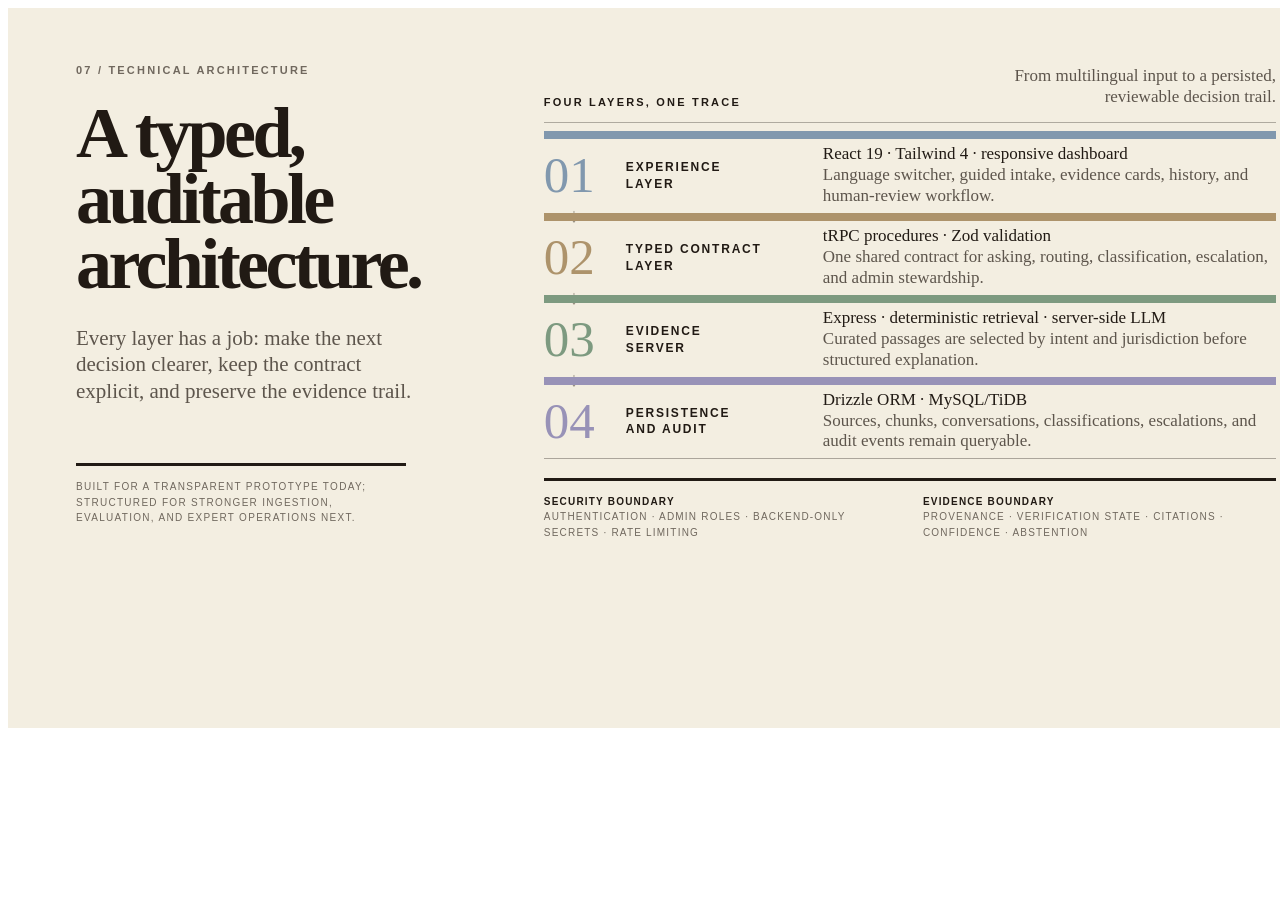
<file: IP-SAKTI-Sahayak-FIXED/presentation/architecture.html>
<!DOCTYPE html>
<html lang="en">
<head>
  <meta charset="UTF-8" />
  <meta name="viewport" content="width=device-width, initial-scale=1.0" />
  <title>A typed, auditable architecture</title>
  <style>
    *{box-sizing:border-box}
    :root{--cream:#f3eee1;--ink:#211a14;--muted:#70685e;--blue:#dce6f1;--sage:#dbe6d8;--lilac:#e3e0ef;--sand:#e8dcc7}
    .slide-container{width:1280px;min-height:720px;background:var(--cream);color:var(--ink)}
    .frame{min-height:720px;padding-top:52px;padding-left:68px;padding-right:68px;display:grid;grid-template-columns:36% 64%;column-gap:56px}
    .kicker,.label,.meta{font-family:Arial,Helvetica,sans-serif;text-transform:uppercase;letter-spacing:.2em;font-size:11px;font-weight:700}
    .kicker{color:var(--muted);padding-top:4px}
    h1{margin:25px 0 0;max-width:390px;font-family:"Bodoni 72","Didot","Bodoni MT",Georgia,serif;font-size:72px;line-height:.91;letter-spacing:-.05em;font-weight:700}
    .intro{margin:27px 0 0;max-width:350px;font-family:Georgia,serif;font-size:21px;line-height:1.28;color:#5d554c}
    .left-note{margin-top:58px;border-top:3px solid var(--ink);padding-top:13px;max-width:330px;font-family:Arial,Helvetica,sans-serif;text-transform:uppercase;letter-spacing:.13em;font-size:10px;line-height:1.55;color:var(--muted)}
    .right{padding-top:5px}
    .right-head{display:flex;justify-content:space-between;align-items:end;border-bottom:1px solid rgba(33,26,20,.32);padding-bottom:14px}
    .right-head p{margin:0;max-width:330px;font-family:Georgia,serif;font-size:17px;line-height:1.25;color:#5d554c;text-align:right}
    .stack{padding-top:8px}
    /* reduced each band min-height from 86px to 82px to avoid overflow while keeping fonts and structure intact */
    .band{min-height:82px;border-top:1px solid rgba(33,26,20,.34);display:grid;grid-template-columns:70px 185px 1fr;align-items:center;column-gap:12px;position:relative}
    .band:last-child{border-bottom:1px solid rgba(33,26,20,.34)}
    .band:after{content:"↓";position:absolute;left:25px;bottom:-12px;font-family:Georgia,serif;font-size:20px;color:#938b7d;background:var(--cream);line-height:1}
    .band:last-child:after{display:none}
    .band:nth-child(1){border-top:8px solid #8198ae}.band:nth-child(2){border-top:8px solid #ad936b}.band:nth-child(3){border-top:8px solid #7d9a80}.band:nth-child(4){border-top:8px solid #9892b7}
    .num{font-family:"Bodoni 72",Didot,Georgia,serif;font-size:51px;line-height:1;color:#8198ae}
    .band:nth-child(2) .num{color:#ad936b}.band:nth-child(3) .num{color:#7d9a80}.band:nth-child(4) .num{color:#9892b7}
    .layer{font-family:Arial,Helvetica,sans-serif;text-transform:uppercase;letter-spacing:.15em;font-size:12px;line-height:1.35;font-weight:700}
    .copy{font-family:Georgia,serif;font-size:17px;line-height:1.22;color:#5d554c}
    .copy strong{color:var(--ink);font-weight:400}
    .bottom{margin-top:19px;border-top:3px solid var(--ink);padding-top:13px;display:grid;grid-template-columns:1fr 1fr;column-gap:26px}
    .bottom p{margin:0;font-family:Arial,Helvetica,sans-serif;text-transform:uppercase;letter-spacing:.12em;font-size:10px;line-height:1.55;color:var(--muted)}
    .bottom strong{color:var(--ink)}
  </style>
</head>
<body>
  <div class="slide-container">
    <div class="frame">
      <section>
        <div class="kicker">07 / Technical architecture</div>
        <h1>A typed, auditable architecture.</h1>
        <p class="intro">Every layer has a job: make the next decision clearer, keep the contract explicit, and preserve the evidence trail.</p>
        <div class="left-note">Built for a transparent prototype today; structured for stronger ingestion, evaluation, and expert operations next.</div>
      </section>
      <section class="right">
        <div class="right-head"><div class="label">Four layers, one trace</div><p>From multilingual input to a persisted, reviewable decision trail.</p></div>
        <div class="stack">
          <div class="band"><div class="num">01</div><div class="layer">Experience<br/>layer</div><div class="copy"><strong>React 19 · Tailwind 4 · responsive dashboard</strong><br/>Language switcher, guided intake, evidence cards, history, and human-review workflow.</div></div>
          <div class="band"><div class="num">02</div><div class="layer">Typed contract<br/>layer</div><div class="copy"><strong>tRPC procedures · Zod validation</strong><br/>One shared contract for asking, routing, classification, escalation, and admin stewardship.</div></div>
          <div class="band"><div class="num">03</div><div class="layer">Evidence<br/>server</div><div class="copy"><strong>Express · deterministic retrieval · server-side LLM</strong><br/>Curated passages are selected by intent and jurisdiction before structured explanation.</div></div>
          <div class="band"><div class="num">04</div><div class="layer">Persistence<br/>and audit</div><div class="copy"><strong>Drizzle ORM · MySQL/TiDB</strong><br/>Sources, chunks, conversations, classifications, escalations, and audit events remain queryable.</div></div>
        </div>
        <div class="bottom"><p><strong>Security boundary</strong><br/>Authentication · admin roles · backend-only secrets · rate limiting</p><p><strong>Evidence boundary</strong><br/>Provenance · verification state · citations · confidence · abstention</p></div>
      </section>
    </div>
  </div>
</body>
</html>
</file>
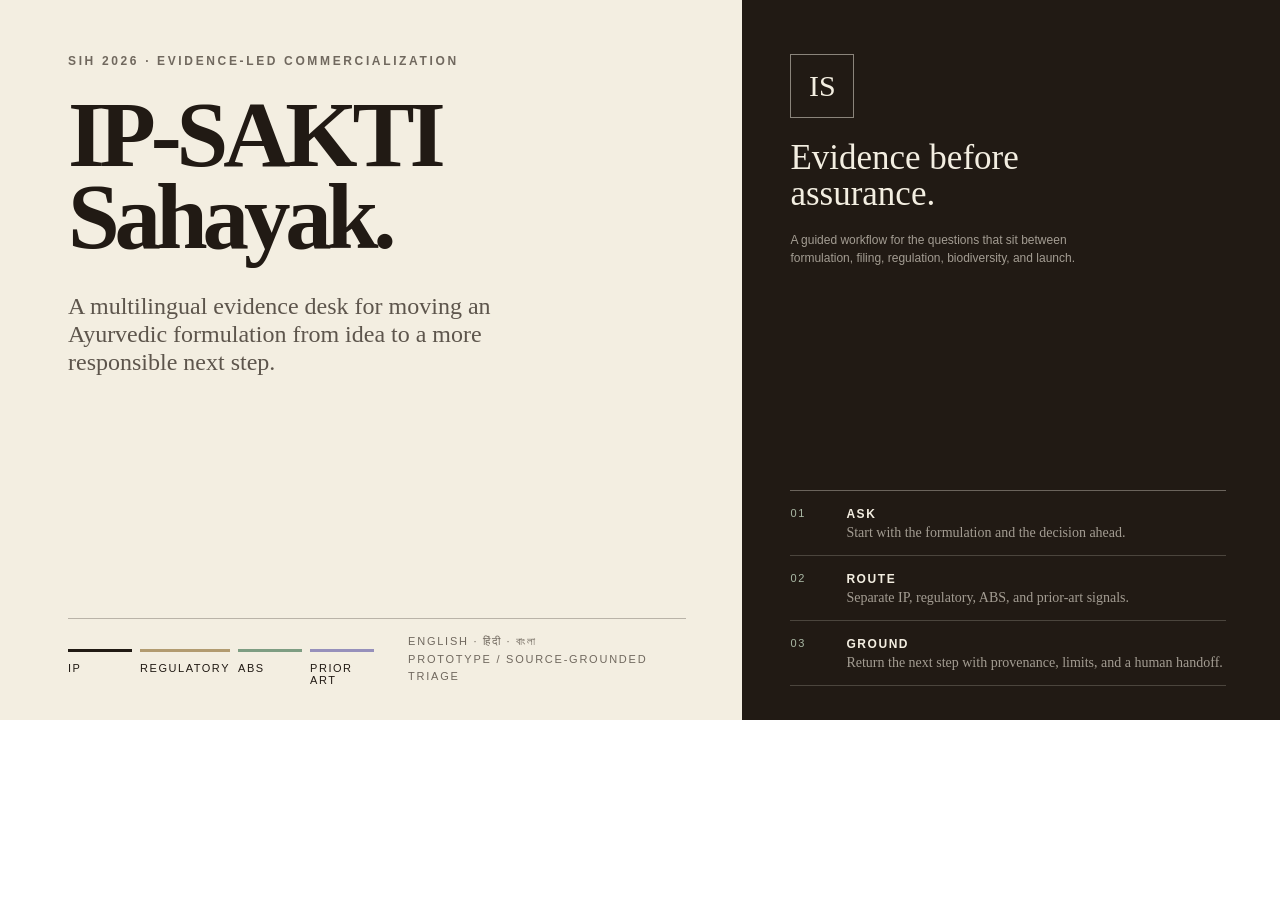
<file: IP-SAKTI-Sahayak-FIXED/presentation/cover.html>
<!DOCTYPE html>
<html lang="en">
<head>
  <meta charset="UTF-8" />
  <meta name="viewport" content="width=device-width, initial-scale=1.0" />
  <title>IP-SAKTI Sahayak</title>
  <style>
    * { box-sizing: border-box; }
    :root { --cream:#f3eee1; --ink:#211a14; --sage:#aab9a5; --lilac:#d7d4e5; --muted:#70685e; }
    body { margin:0; }
    .slide-container { width:1280px; min-height:720px; background:var(--cream); color:var(--ink); display:grid; grid-template-columns:58% 42%; overflow:hidden; }
    .left { min-height:720px; padding:54px 56px 34px 68px; display:flex; flex-direction:column; justify-content:space-between; }
    .right { min-height:720px; background:var(--ink); color:var(--cream); padding:54px 54px 34px 48px; display:flex; flex-direction:column; justify-content:space-between; }
    .kicker,.meta,.domain-label { font-family:Arial, Helvetica, sans-serif; text-transform:uppercase; letter-spacing:.22em; font-size:12px; font-weight:700; }
    .kicker { color:var(--muted); }
    h1 { margin:26px 0 0; max-width:700px; font-family:"Bodoni 72","Didot","Bodoni MT",Georgia,serif; font-size:93px; line-height:.88; font-weight:700; letter-spacing:-.055em; }
    .dek { margin:34px 0 0; max-width:520px; font-family:Georgia,serif; font-size:24px; line-height:1.18; color:#5d554c; }
    .rule { width:100%; border-top:1px solid rgba(33,26,20,.28); }
    .bottom { display:grid; grid-template-columns:1.1fr 1fr; gap:34px; align-items:end; }
    .domains { display:grid; grid-template-columns:repeat(4,1fr); gap:8px; }
    .domain { border-top:3px solid var(--ink); padding-top:10px; font-family:Arial,Helvetica,sans-serif; font-size:11px; text-transform:uppercase; letter-spacing:.14em; }
    .domain:nth-child(2){border-color:#b29b70}.domain:nth-child(3){border-color:#7e9d82}.domain:nth-child(4){border-color:#9690bb}
    .meta-line { font-family:Arial,Helvetica,sans-serif; font-size:11px; letter-spacing:.16em; text-transform:uppercase; color:var(--muted); line-height:1.6; }
    .mark { width:64px; height:64px; border:1px solid rgba(243,238,225,.5); display:flex; align-items:center; justify-content:center; font-family:"Bodoni 72",Didot,Georgia,serif; font-size:30px; }
    .right h2 { margin:22px 0 0; max-width:310px; font-family:Georgia,serif; font-size:35px; line-height:1.04; font-weight:400; }
    .right .small { max-width:290px; font-family:Arial,Helvetica,sans-serif; color:rgba(243,238,225,.62); font-size:12px; line-height:1.55; }
    .journey { border-top:1px solid rgba(243,238,225,.35); }
    .step { padding:16px 0 14px; border-bottom:1px solid rgba(243,238,225,.2); display:grid; grid-template-columns:44px 1fr; gap:12px; }
    .num { font-family:Arial,Helvetica,sans-serif; color:var(--sage); font-size:11px; letter-spacing:.16em; }
    .step strong { display:block; font-family:Arial,Helvetica,sans-serif; font-size:12px; text-transform:uppercase; letter-spacing:.13em; }
    .step span { display:block; margin-top:4px; color:rgba(243,238,225,.62); font-family:Georgia,serif; font-size:14px; }
  </style>
</head>
<body>
  <div class="slide-container">
    <section class="left">
      <div>
        <div class="kicker">SIH 2026 · Evidence-led commercialization</div>
        <h1>IP-SAKTI<br/>Sahayak.</h1>
        <p class="dek">A multilingual evidence desk for moving an Ayurvedic formulation from idea to a more responsible next step.</p>
      </div>
      <div>
        <div class="rule"></div>
        <div class="bottom" style="padding-top:14px;">
          <div class="domains">
            <div class="domain">IP</div><div class="domain">Regulatory</div><div class="domain">ABS</div><div class="domain">Prior art</div>
          </div>
          <div class="meta-line">English · हिंदी · বাংলা<br/>Prototype / source-grounded triage</div>
        </div>
      </div>
    </section>
    <aside class="right">
      <div>
        <div class="mark">IS</div>
        <h2>Evidence before assurance.</h2>
        <p class="small" style="margin-top:18px;">A guided workflow for the questions that sit between formulation, filing, regulation, biodiversity, and launch.</p>
      </div>
      <div class="journey">
        <div class="step"><div class="num">01</div><div><strong>Ask</strong><span>Start with the formulation and the decision ahead.</span></div></div>
        <div class="step"><div class="num">02</div><div><strong>Route</strong><span>Separate IP, regulatory, ABS, and prior-art signals.</span></div></div>
        <div class="step"><div class="num">03</div><div><strong>Ground</strong><span>Return the next step with provenance, limits, and a human handoff.</span></div></div>
      </div>
    </aside>
  </div>
</body>
</html>
</file>
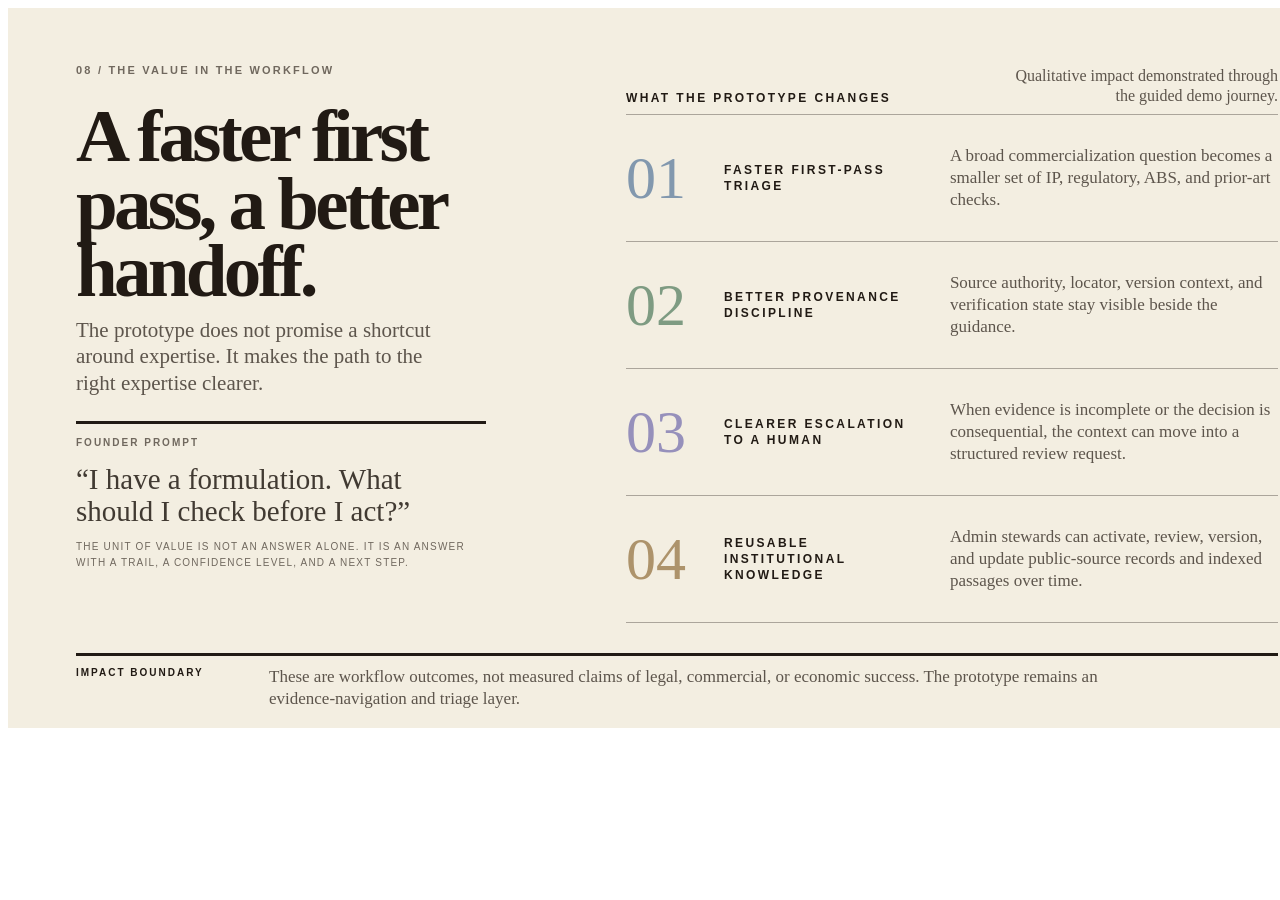
<file: IP-SAKTI-Sahayak-FIXED/presentation/impact.html>
<!DOCTYPE html>
<html lang="en">
<head>
  <meta charset="UTF-8" />
  <meta name="viewport" content="width=device-width, initial-scale=1.0" />
  <title>A faster first pass, a better handoff</title>
  <style>
    *{box-sizing:border-box}
    :root{--cream:#f3eee1;--ink:#211a14;--muted:#70685e;--blue:#8298ae;--sage:#7e9b82;--lilac:#9690bb;--sand:#ad936b}
    .slide-container{width:1280px;min-height:720px;background:var(--cream);color:var(--ink)}
    .frame{min-height:720px;padding-top:52px;padding-left:68px;padding-right:68px;display:grid;grid-template-columns:43% 57%;column-gap:58px}
    .kicker,.label,.meta,.foot{font-family:Arial,Helvetica,sans-serif;text-transform:uppercase;letter-spacing:.2em;font-size:11px;font-weight:700}
    .kicker{color:var(--muted);padding-top:4px}
    h1{margin:26px 0 0;max-width:470px;font-family:"Bodoni 72","Didot","Bodoni MT",Georgia,serif;font-size:75px;line-height:.9;letter-spacing:-.05em;font-weight:700}
    .intro{margin:12px 0 0;max-width:390px;font-family:Georgia,serif;font-size:21px;line-height:1.28;color:#5d554c}
    .prompt{margin-top:24px;max-width:410px;border-top:3px solid var(--ink);padding-top:12px}
    .prompt .label{color:var(--muted);font-size:10px}
    .prompt p{margin:14px 0 0;font-family:Georgia,serif;font-size:29px;line-height:1.1;color:#413a32}
    .left-note{margin-top:12px;max-width:390px;font-family:Arial,Helvetica,sans-serif;text-transform:uppercase;letter-spacing:.12em;font-size:10px;line-height:1.55;color:var(--muted)}
    .right{padding-top:6px}
    .right-head{display:flex;justify-content:space-between;align-items:end;border-bottom:1px solid rgba(33,26,20,.34);padding-bottom:8px}
    .right-head p{margin:0;max-width:275px;text-align:right;font-family:Georgia,serif;font-size:16px;line-height:1.25;color:#5d554c}
    /* Reduced each impact row height by 10px (from 137 to 127) to remove page overflow */
    .impact-row{min-height:127px;border-bottom:1px solid rgba(33,26,20,.34);display:grid;grid-template-columns:82px 210px 1fr;gap:16px;align-items:center}
    .impact-row:first-of-type{border-top:1px solid rgba(33,26,20,.34)}
    .number{font-family:"Bodoni 72",Didot,Georgia,serif;font-size:60px;line-height:1;color:var(--blue)}
    .impact-row:nth-child(3) .number{color:var(--sage)}
    .impact-row:nth-child(4) .number{color:var(--lilac)}
    .impact-row:nth-child(5) .number{color:var(--sand)}
    .label{font-size:12px;line-height:1.35}
    .copy{max-width:330px;font-family:Georgia,serif;font-size:17px;line-height:1.28;color:#5d554c}
    .bottom{grid-column:1 / 3;margin-top:12px;border-top:3px solid var(--ink);padding-top:10px;display:grid;grid-template-columns:165px 1fr;gap:28px;align-items:start}
    .foot{font-size:10px;line-height:1.45;color:var(--ink)}
    .bottom p{margin:0;max-width:870px;font-family:Georgia,serif;font-size:17px;line-height:1.3;color:#5d554c}
  </style>
</head>
<body>
  <div class="slide-container">
    <div class="frame">
      <section>
        <div class="kicker">08 / The value in the workflow</div>
        <h1>A faster first pass, a better handoff.</h1>
        <p class="intro">The prototype does not promise a shortcut around expertise. It makes the path to the right expertise clearer.</p>
        <div class="prompt"><div class="label">Founder prompt</div><p>“I have a formulation. What should I check before I act?”</p></div>
        <div class="left-note">The unit of value is not an answer alone. It is an answer with a trail, a confidence level, and a next step.</div>
      </section>
      <section class="right">
        <div class="right-head"><div class="label">What the prototype changes</div><p>Qualitative impact demonstrated through the guided demo journey.</p></div>
        <div class="impact-row"><div class="number">01</div><div class="label">Faster first-pass<br/>triage</div><div class="copy">A broad commercialization question becomes a smaller set of IP, regulatory, ABS, and prior-art checks.</div></div>
        <div class="impact-row"><div class="number">02</div><div class="label">Better provenance<br/>discipline</div><div class="copy">Source authority, locator, version context, and verification state stay visible beside the guidance.</div></div>
        <div class="impact-row"><div class="number">03</div><div class="label">Clearer escalation<br/>to a human</div><div class="copy">When evidence is incomplete or the decision is consequential, the context can move into a structured review request.</div></div>
        <div class="impact-row"><div class="number">04</div><div class="label">Reusable institutional<br/>knowledge</div><div class="copy">Admin stewards can activate, review, version, and update public-source records and indexed passages over time.</div></div>
      </section>
      <footer class="bottom"><div class="foot">Impact boundary</div><p>These are workflow outcomes, not measured claims of legal, commercial, or economic success. The prototype remains an evidence-navigation and triage layer.</p></footer>
    </div>
  </div>
</body>
</html>
</file>
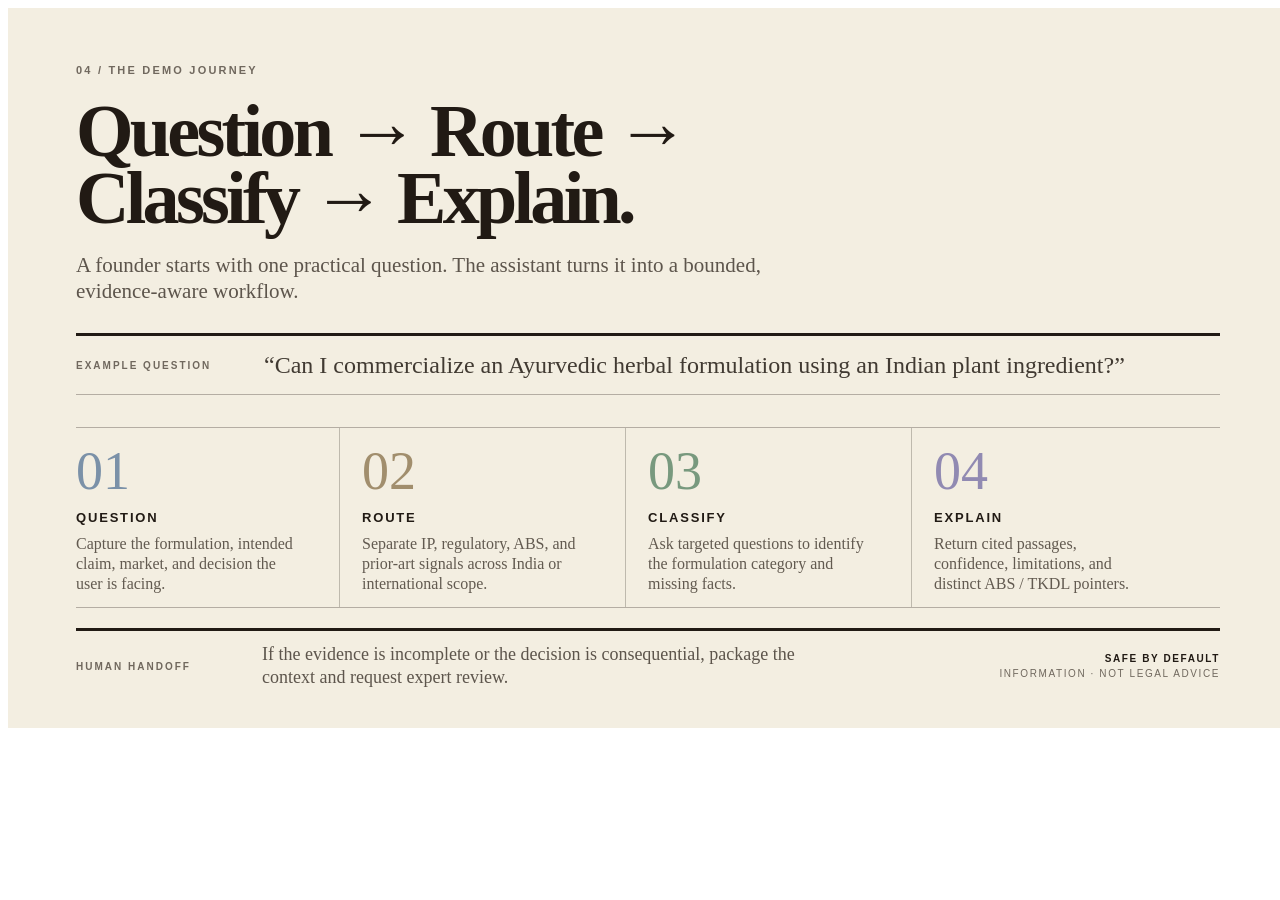
<file: IP-SAKTI-Sahayak-FIXED/presentation/journey.html>
<!DOCTYPE html>
<html lang="en">
<head>
  <meta charset="UTF-8" />
  <meta name="viewport" content="width=device-width, initial-scale=1.0" />
  <title>Question to Explain</title>
  <style>
    *{box-sizing:border-box}:root{--cream:#f3eee1;--ink:#211a14;--muted:#70685e;--blue:#dce6f1;--sage:#dbe6d8;--lilac:#e3e0ef;--sand:#e8dcc7}
    /* keep min-height:720px as required */
    .slide-container{width:1280px;min-height:720px;background:var(--cream);color:var(--ink);padding:52px 68px 0}
    .kicker,.label,.meta{font-family:Arial,Helvetica,sans-serif;text-transform:uppercase;letter-spacing:.2em;font-size:11px;font-weight:700}
    .kicker{color:var(--muted);padding-top:4px}
    h1{margin:22px 0 0;max-width:820px;font-family:"Bodoni 72","Didot","Bodoni MT",Georgia,serif;font-size:74px;line-height:.9;letter-spacing:-.05em;font-weight:700}
    .intro{margin:21px 0 0;max-width:730px;font-family:Georgia,serif;font-size:21px;line-height:1.25;color:#5d554c}
    /* reduce spacing above question to save vertical space */
    .question{margin-top:28px;border-top:3px solid var(--ink);border-bottom:1px solid rgba(33,26,20,.3);padding:16px 0 15px;display:grid;grid-template-columns:164px 1fr;gap:24px;align-items:center}
    .question .label{color:var(--muted);font-size:10px}
    .question p{margin:0;font-family:Georgia,serif;font-size:24px;line-height:1.14;color:#413a32}
    /* slightly tightened flow spacing */
    .flow{display:grid;grid-template-columns:repeat(4,1fr);gap:0;margin-top:32px;border-top:1px solid rgba(33,26,20,.3);border-bottom:1px solid rgba(33,26,20,.3)}
    .stage{min-height:152px;padding:16px 22px 13px 0;margin-right:22px;border-right:1px solid rgba(33,26,20,.25)}
    .stage:last-child{border-right:0;margin-right:0}
    .stage-no{font-family:"Bodoni 72",Didot,Georgia,serif;font-size:54px;line-height:1;color:#7b91a8}
    .stage:nth-child(2) .stage-no{color:#a18e6d}.stage:nth-child(3) .stage-no{color:#78997e}.stage:nth-child(4) .stage-no{color:#918ab2}
    .stage h2{margin:12px 0 0;font-family:Arial,Helvetica,sans-serif;text-transform:uppercase;letter-spacing:.14em;font-size:13px}
    .stage p{margin:9px 0 0;max-width:220px;font-family:Georgia,serif;font-size:16px;line-height:1.25;color:#625a50}
    /* tighten handoff spacing slightly */
    .handoff{margin-top:20px;display:grid;grid-template-columns:164px 1fr auto;gap:22px;align-items:center;border-top:3px solid var(--ink);padding-top:12px}
    .handoff .label{color:var(--muted);font-size:10px}
    .handoff p{margin:0;max-width:590px;font-family:Georgia,serif;font-size:18px;line-height:1.28;color:#5d554c}
    .confidence{font-family:Arial,Helvetica,sans-serif;text-transform:uppercase;letter-spacing:.16em;font-size:10px;line-height:1.5;color:var(--muted);text-align:right}
    .confidence strong{color:var(--ink)}
  </style>
</head>
<body>
  <div class="slide-container">
    <div class="kicker">04 / The demo journey</div>
    <h1>Question → Route → Classify → Explain.</h1>
    <p class="intro">A founder starts with one practical question. The assistant turns it into a bounded, evidence-aware workflow.</p>
    <div class="question"><div class="label">Example question</div><p>“Can I commercialize an Ayurvedic herbal formulation using an Indian plant ingredient?”</p></div>
    <div class="flow">
      <div class="stage"><div class="stage-no">01</div><h2>Question</h2><p>Capture the formulation, intended claim, market, and decision the user is facing.</p></div>
      <div class="stage"><div class="stage-no">02</div><h2>Route</h2><p>Separate IP, regulatory, ABS, and prior-art signals across India or international scope.</p></div>
      <div class="stage"><div class="stage-no">03</div><h2>Classify</h2><p>Ask targeted questions to identify the formulation category and missing facts.</p></div>
      <div class="stage"><div class="stage-no">04</div><h2>Explain</h2><p>Return cited passages, confidence, limitations, and distinct ABS / TKDL pointers.</p></div>
    </div>
    <div class="handoff"><div class="label">Human handoff</div><p>If the evidence is incomplete or the decision is consequential, package the context and request expert review.</p><div class="confidence"><strong>Safe by default</strong><br/>Information · not legal advice</div></div>
  </div>
</body>
</html>
</file>
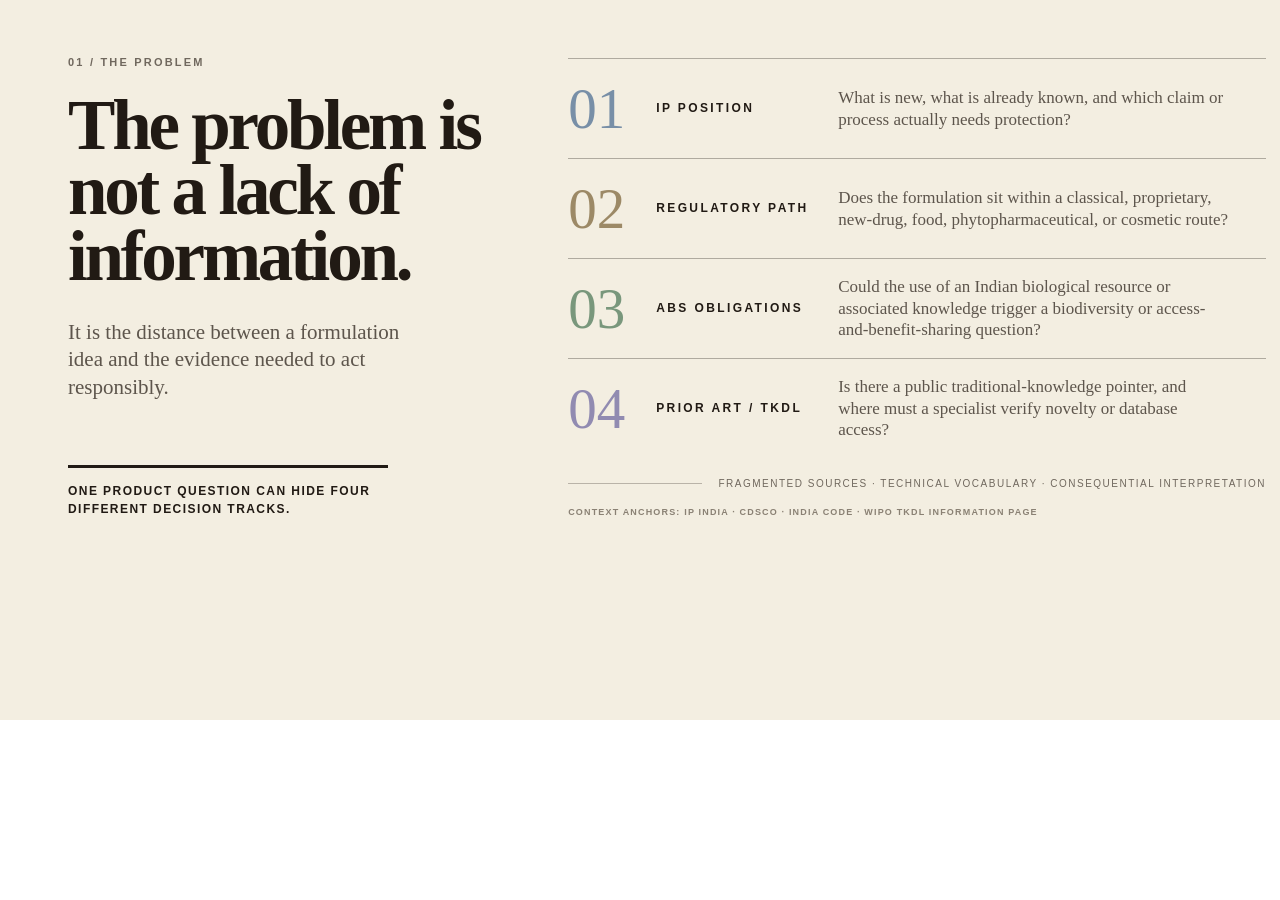
<file: IP-SAKTI-Sahayak-FIXED/presentation/problem.html>
<!DOCTYPE html>
<html lang="en">
<head>
  <meta charset="UTF-8" />
  <meta name="viewport" content="width=device-width, initial-scale=1.0" />
  <title>The problem</title>
  <style>
    *{box-sizing:border-box}:root{--cream:#f3eee1;--ink:#211a14;--muted:#70685e;--blue:#dce6f1;--sage:#dbe6d8;--lilac:#e3e0ef;--sand:#e8dcc7}
    body{margin:0}
    .slide-container{width:1280px;min-height:720px;background:var(--cream);color:var(--ink);padding:52px 68px 16px;display:grid;grid-template-columns:39% 61%;column-gap:54px}
    .kicker,.label,.source{font-family:Arial,Helvetica,sans-serif;text-transform:uppercase;letter-spacing:.2em;font-size:11px;font-weight:700}
    .kicker{color:var(--muted);padding-top:4px}
    h1{margin:25px 0 0;max-width:430px;font-family:"Bodoni 72","Didot","Bodoni MT",Georgia,serif;font-size:71px;line-height:.92;letter-spacing:-.045em;font-weight:700}
    .intro{margin:30px 0 0;max-width:370px;font-family:Georgia,serif;font-size:21px;line-height:1.3;color:#5d554c}
    .thesis{margin-top:64px;border-top:3px solid var(--ink);padding-top:14px;max-width:320px;font-family:Arial,Helvetica,sans-serif;text-transform:uppercase;letter-spacing:.12em;font-size:12px;line-height:1.5;font-weight:700}
    .rows{padding-top:6px}
    .row{min-height:100px;border-top:1px solid rgba(33,26,20,.32);display:grid;grid-template-columns:76px 170px 1fr;align-items:center;gap:12px}
    .row:last-child{border-bottom:1px solid rgba(33,26,20,.32)}
    .num{font-family:"Bodoni 72",Didot,Georgia,serif;font-size:57px;line-height:1;color:#9c9588}
    .label{font-size:12px;line-height:1.4}
    .copy{font-family:Georgia,serif;font-size:17px;line-height:1.28;color:#5d554c;max-width:390px}
    .row:nth-child(1) .num{color:#788fa7}.row:nth-child(2) .num{color:#9c8966}.row:nth-child(3) .num{color:#79977c}.row:nth-child(4) .num{color:#918bb1}
    .trail{margin-top:20px;display:flex;align-items:center;gap:16px}
    .trail-line{height:1px;flex:1;background:rgba(33,26,20,.28)}
    .trail p{margin:0;font-family:Arial,Helvetica,sans-serif;text-transform:uppercase;letter-spacing:.15em;font-size:10px;color:var(--muted)}
    .source{margin-top:18px;color:#8a8174;font-size:9px;letter-spacing:.13em}
  </style>
</head>
<body>
  <div class="slide-container">
    <section>
      <div class="kicker">01 / The problem</div>
      <h1>The problem is not a lack of information.</h1>
      <p class="intro">It is the distance between a formulation idea and the evidence needed to act responsibly.</p>
      <div class="thesis">One product question can hide four different decision tracks.</div>
    </section>
    <section class="rows">
      <div class="row"><div class="num">01</div><div class="label">IP position</div><div class="copy">What is new, what is already known, and which claim or process actually needs protection?</div></div>
      <div class="row"><div class="num">02</div><div class="label">Regulatory path</div><div class="copy">Does the formulation sit within a classical, proprietary, new-drug, food, phytopharmaceutical, or cosmetic route?</div></div>
      <div class="row"><div class="num">03</div><div class="label">ABS obligations</div><div class="copy">Could the use of an Indian biological resource or associated knowledge trigger a biodiversity or access-and-benefit-sharing question?</div></div>
      <div class="row"><div class="num">04</div><div class="label">Prior art / TKDL</div><div class="copy">Is there a public traditional-knowledge pointer, and where must a specialist verify novelty or database access?</div></div>
      <div class="trail"><div class="trail-line"></div><p>Fragmented sources · technical vocabulary · consequential interpretation</p></div>
      <div class="source">Context anchors: IP India · CDSCO · India Code · WIPO TKDL information page</div>
    </section>
  </div>
</body>
</html>
</file>
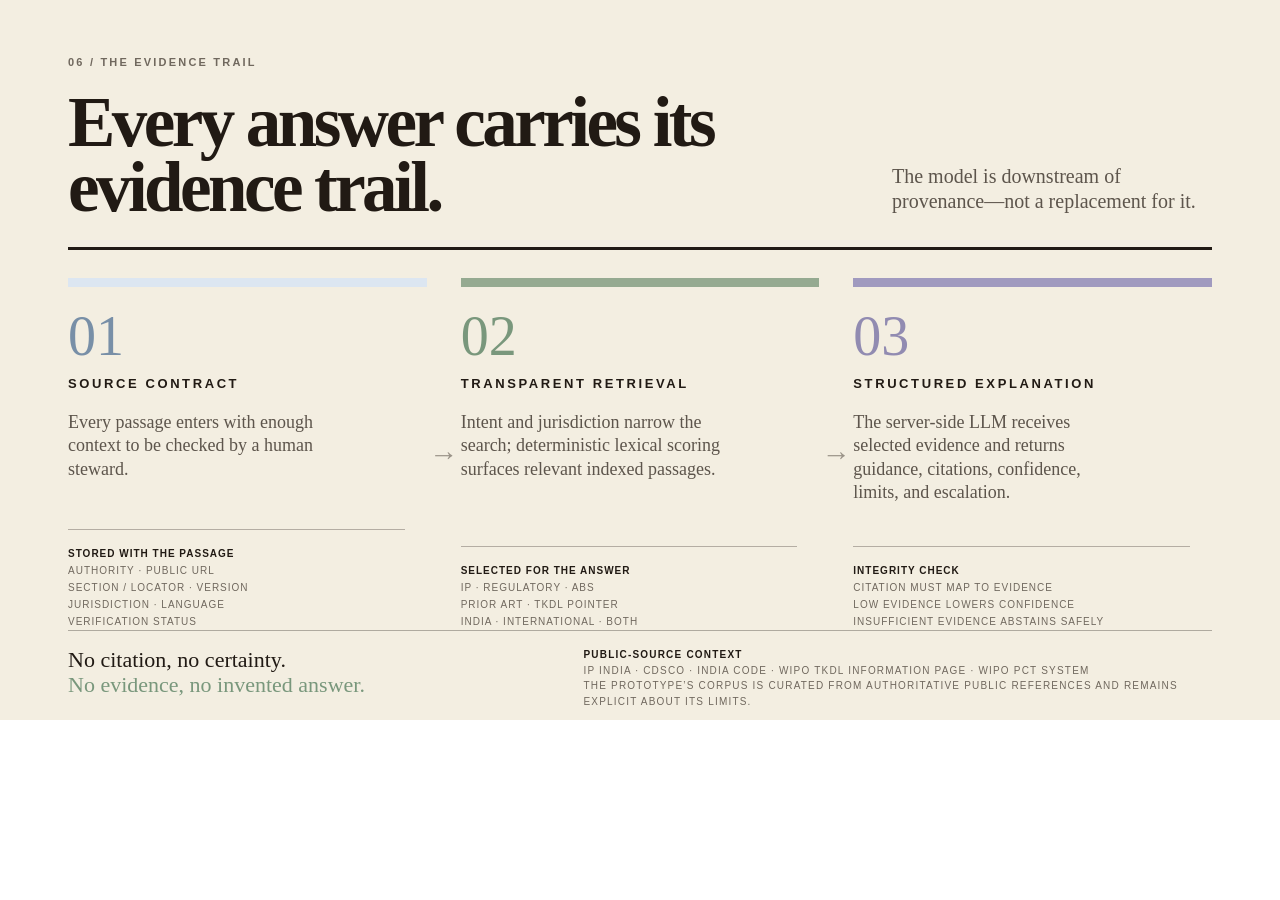
<file: IP-SAKTI-Sahayak-FIXED/presentation/rag.html>
<!DOCTYPE html>
<html lang="en">
<head>
  <meta charset="UTF-8" />
  <meta name="viewport" content="width=device-width, initial-scale=1.0" />
  <title>Every answer carries its evidence trail</title>
  <style>
    *{box-sizing:border-box}:root{--cream:#f3eee1;--ink:#211a14;--muted:#70685e;--blue:#dce6f1;--sage:#dbe6d8;--lilac:#e3e0ef}
    body{margin:0}
    .slide-container{width:1280px;min-height:720px;background:var(--cream);color:var(--ink)}
    .frame{min-height:720px;padding:52px 68px 11px;display:flex;flex-direction:column}
    .eyebrow,.label,.meta{font-family:Arial,Helvetica,sans-serif;text-transform:uppercase;letter-spacing:.2em;font-size:11px;font-weight:700}
    .eyebrow{color:var(--muted);padding-top:4px}
    .head{display:grid;grid-template-columns:1fr 320px;gap:46px;align-items:end}
    h1{margin:22px 0 0;max-width:760px;font-family:"Bodoni 72","Didot","Bodoni MT",Georgia,serif;font-size:71px;line-height:.91;letter-spacing:-.05em;font-weight:700}
    .thesis{margin:0 0 5px;font-family:Georgia,serif;font-size:20px;line-height:1.25;color:#5d554c}
    .rule{margin-top:28px;border-top:3px solid var(--ink)}
    .pipeline{flex:1;display:grid;grid-template-columns:1fr 34px 1fr 34px 1fr;align-items:stretch;gap:0;padding-top:28px}
    .stage{border-top:9px solid var(--blue);padding:21px 22px 0 0;display:flex;flex-direction:column;min-width:0}
    .stage:nth-child(3){border-color:#95aa91}.stage:nth-child(5){border-color:#a09abf}
    .stage-no{font-family:"Bodoni 72",Didot,Georgia,serif;font-size:56px;line-height:1;color:#9a9388}
    .stage:nth-child(1) .stage-no{color:#788fa7}.stage:nth-child(3) .stage-no{color:#79977c}.stage:nth-child(5) .stage-no{color:#918bb1}
    .label{margin-top:11px;font-size:13px;line-height:1.35}
    .copy{margin-top:18px;max-width:275px;font-family:Georgia,serif;font-size:18px;line-height:1.3;color:#5d554c}
    .meta-list{margin-top:auto;border-top:1px solid rgba(33,26,20,.3);padding-top:15px;font-family:Arial,Helvetica,sans-serif;font-size:10px;line-height:1.7;letter-spacing:.1em;text-transform:uppercase;color:var(--muted)}
    .meta-list strong{color:var(--ink);font-weight:700}
    .arrow{display:flex;align-items:center;justify-content:center;font-family:Georgia,serif;font-size:29px;color:#9a9388}
    .bottom{border-top:1px solid rgba(33,26,20,.32);padding-top:16px;display:grid;grid-template-columns:1fr 1.3fr;gap:32px;align-items:start}
    .principle{font-family:Georgia,serif;font-size:22px;line-height:1.14;max-width:430px}
    .foot{font-family:Arial,Helvetica,sans-serif;font-size:10px;line-height:1.55;letter-spacing:.12em;text-transform:uppercase;color:var(--muted)}
    .foot strong{color:var(--ink)}
  </style>
</head>
<body>
  <div class="slide-container">
    <div class="frame">
      <div class="head"><div><div class="eyebrow">06 / The evidence trail</div><h1>Every answer carries its evidence trail.</h1></div><p class="thesis">The model is downstream of provenance—not a replacement for it.</p></div>
      <div class="rule"></div>
      <div class="pipeline">
        <section class="stage"><div class="stage-no">01</div><div class="label">Source contract</div><p class="copy">Every passage enters with enough context to be checked by a human steward.</p><div class="meta-list"><strong>Stored with the passage</strong><br/>Authority · public URL<br/>Section / locator · version<br/>Jurisdiction · language<br/>Verification status</div></section>
        <div class="arrow">→</div>
        <section class="stage"><div class="stage-no">02</div><div class="label">Transparent retrieval</div><p class="copy">Intent and jurisdiction narrow the search; deterministic lexical scoring surfaces relevant indexed passages.</p><div class="meta-list"><strong>Selected for the answer</strong><br/>IP · regulatory · ABS<br/>Prior art · TKDL pointer<br/>India · international · both</div></section>
        <div class="arrow">→</div>
        <section class="stage"><div class="stage-no">03</div><div class="label">Structured explanation</div><p class="copy">The server-side LLM receives selected evidence and returns guidance, citations, confidence, limits, and escalation.</p><div class="meta-list"><strong>Integrity check</strong><br/>Citation must map to evidence<br/>Low evidence lowers confidence<br/>Insufficient evidence abstains safely</div></section>
      </div>
      <div class="bottom"><div class="principle">No citation, no certainty.<br/><span style="color:#79977c;">No evidence, no invented answer.</span></div><div class="foot"><strong>Public-source context</strong><br/>IP India · CDSCO · India Code · WIPO TKDL information page · WIPO PCT system<br/>The prototype’s corpus is curated from authoritative public references and remains explicit about its limits.</div></div>
    </div>
  </div>
</body>
</html>
</file>
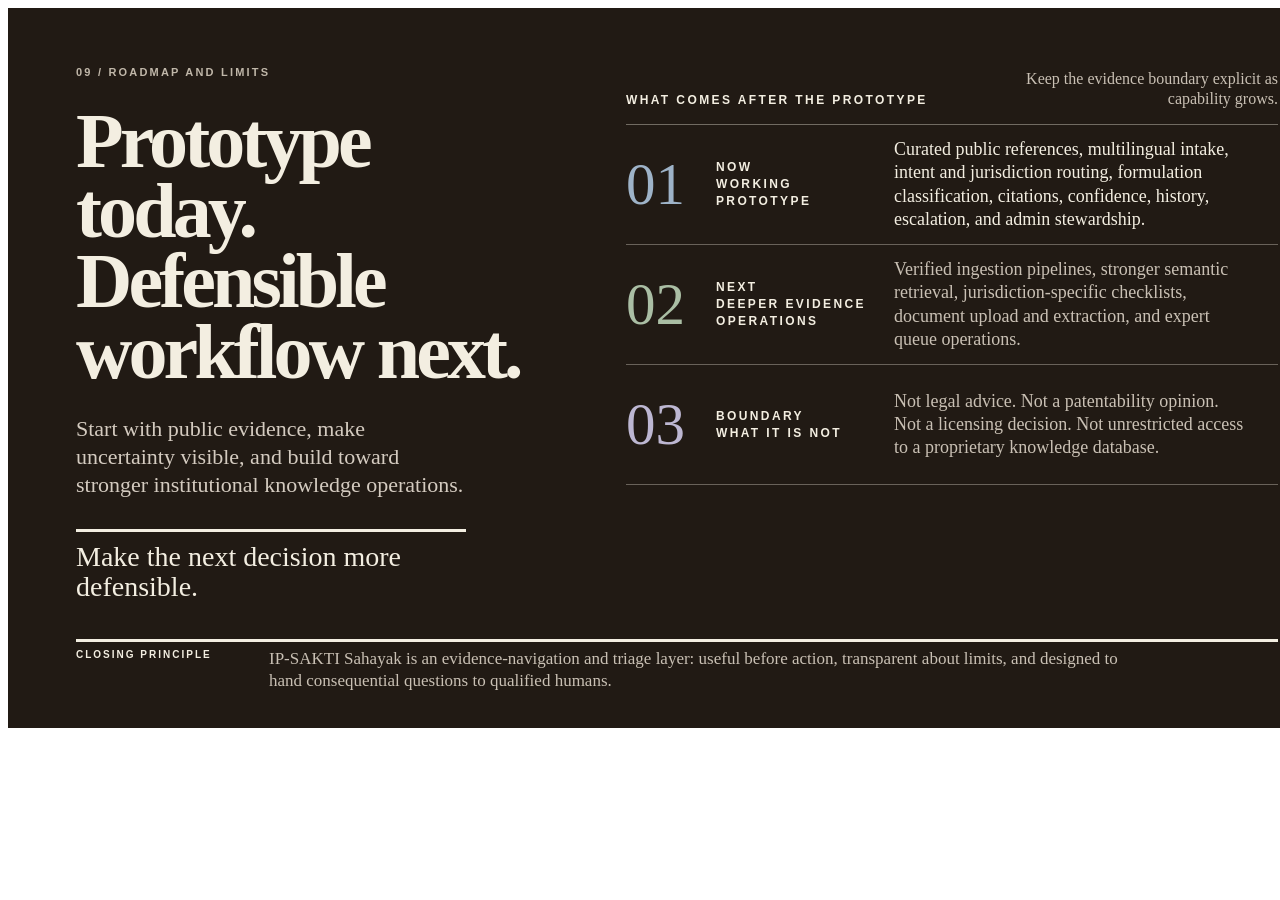
<file: IP-SAKTI-Sahayak-FIXED/presentation/roadmap.html>
<!DOCTYPE html>
<html lang="en">
<head>
  <meta charset="UTF-8" />
  <meta name="viewport" content="width=device-width, initial-scale=1.0" />
  <title>Prototype today. Defensible workflow next.</title>
  <style>
    *{box-sizing:border-box}
    :root{--ink:#211a14;--cream:#f3eee1;--muted:#c0b7a9;--blue:#9eb3c8;--sage:#aabea4;--lilac:#bdb7d2;--sand:#d0b58a}
    .slide-container{width:1280px;min-height:720px;background:var(--ink);color:var(--cream);padding-top:54px;padding-left:68px;padding-right:68px;display:grid;grid-template-columns:43% 57%;column-gap:58px}
    .kicker,.label,.meta,.foot{font-family:Arial,Helvetica,sans-serif;text-transform:uppercase;letter-spacing:.2em;font-size:11px;font-weight:700}
    .kicker{color:var(--muted);padding-top:4px}
    h1{margin:28px 0 0;max-width:470px;font-family:"Bodoni 72","Didot","Bodoni MT",Georgia,serif;font-size:78px;line-height:.9;letter-spacing:-.05em;font-weight:700}
    .intro{margin:28px 0 0;max-width:390px;font-family:Georgia,serif;font-size:22px;line-height:1.28;color:#d4cbc0}
    /* Reduced final spacing to reclaim vertical space */
    .final{margin-top:30px;border-top:3px solid var(--cream);padding-top:10px;max-width:390px;font-family:Georgia,serif;font-size:28px;line-height:1.08;color:var(--cream)}
    .right{padding-top:7px}
    .right-head{display:flex;justify-content:space-between;align-items:end;border-bottom:1px solid rgba(243,238,225,.38);padding-bottom:15px}
    .right-head p{margin:0;max-width:280px;text-align:right;font-family:Georgia,serif;font-size:16px;line-height:1.25;color:#c9c0b4}
    /* Slightly reduced band min-height to save vertical space */
    .band{min-height:120px;border-bottom:1px solid rgba(243,238,225,.34);display:grid;grid-template-columns:72px 160px 1fr;gap:18px;align-items:center}
    .band:first-of-type{border-top:1px solid rgba(243,238,225,.34)}
    .n{font-family:"Bodoni 72",Didot,Georgia,serif;font-size:59px;line-height:1;color:var(--blue)}
    .band:nth-child(3) .n{color:var(--sage)}.band:nth-child(4) .n{color:var(--lilac)}
    .label{font-size:12px;line-height:1.4;color:var(--cream)}
    .copy{max-width:355px;font-family:Georgia,serif;font-size:18px;line-height:1.28;color:#c9c0b4}
    .copy strong{color:var(--cream);font-weight:400}
    /* Reduced bottom margin and padding to bring footer inside 720px */
    .bottom{grid-column:1 / 3;margin-top:0;border-top:3px solid var(--cream);padding-top:6px;display:grid;grid-template-columns:165px 1fr;gap:28px;align-items:start}
    .foot{font-size:10px;line-height:1.45;color:var(--cream)}
    .bottom p{margin:0;max-width:870px;font-family:Georgia,serif;font-size:17px;line-height:1.3;color:#c9c0b4}
  </style>
</head>
<body>
  <div class="slide-container">
    <section>
      <div class="kicker">09 / Roadmap and limits</div>
      <h1>Prototype today. Defensible workflow next.</h1>
      <p class="intro">Start with public evidence, make uncertainty visible, and build toward stronger institutional knowledge operations.</p>
      <div class="final">Make the next decision more defensible.</div>
    </section>
    <section class="right">
      <div class="right-head"><div class="label">What comes after the prototype</div><p>Keep the evidence boundary explicit as capability grows.</p></div>
      <div class="band"><div class="n">01</div><div class="label">Now<br/>working prototype</div><div class="copy"><strong>Curated public references, multilingual intake, intent and jurisdiction routing, formulation classification, citations, confidence, history, escalation, and admin stewardship.</strong></div></div>
      <div class="band"><div class="n">02</div><div class="label">Next<br/>deeper evidence operations</div><div class="copy">Verified ingestion pipelines, stronger semantic retrieval, jurisdiction-specific checklists, document upload and extraction, and expert queue operations.</div></div>
      <div class="band"><div class="n">03</div><div class="label">Boundary<br/>what it is not</div><div class="copy">Not legal advice. Not a patentability opinion. Not a licensing decision. Not unrestricted access to a proprietary knowledge database.</div></div>
    </section>
    <footer class="bottom"><div class="foot">Closing principle</div><p>IP-SAKTI Sahayak is an evidence-navigation and triage layer: useful before action, transparent about limits, and designed to hand consequential questions to qualified humans.</p></footer>
  </div>
</body>
</html>
</file>
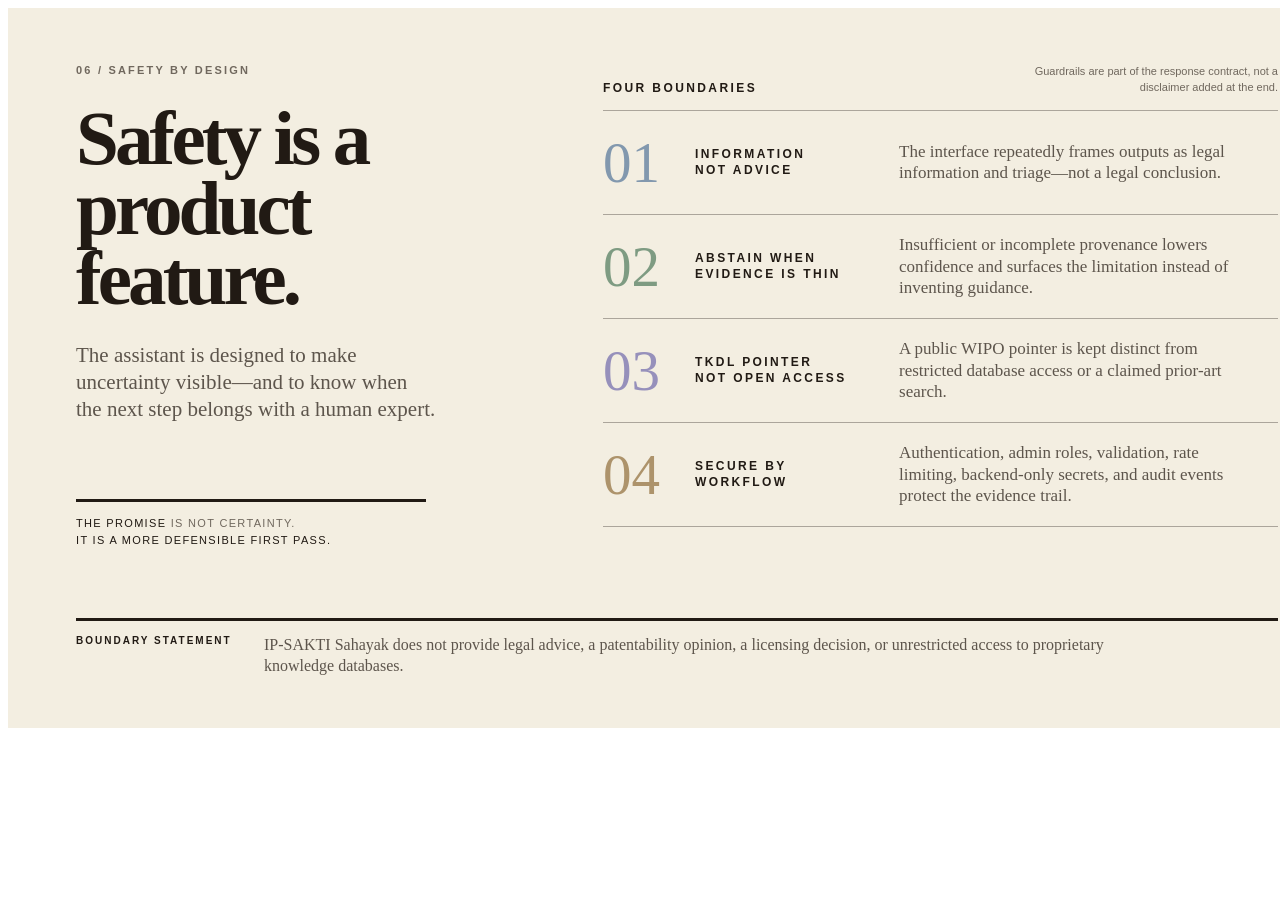
<file: IP-SAKTI-Sahayak-FIXED/presentation/safety.html>
<!DOCTYPE html>
<html lang="en">
<head>
  <meta charset="UTF-8" />
  <meta name="viewport" content="width=device-width, initial-scale=1.0" />
  <title>Safety is a product feature</title>
  <style>
    *{box-sizing:border-box}:root{--cream:#f3eee1;--ink:#211a14;--muted:#70685e;--blue:#8298ae;--sage:#7e9b82;--lilac:#9690bb;--sand:#ad936b}
    .slide-container{width:1280px;min-height:720px;background:var(--cream);color:var(--ink);display:grid;grid-template-columns:41% 59%;column-gap:58px;padding-top:52px;padding-left:68px;padding-right:68px}
    .kicker,.label,.meta,.foot{font-family:Arial,Helvetica,sans-serif;text-transform:uppercase;letter-spacing:.2em;font-size:11px;font-weight:700}
    .kicker{color:var(--muted);padding-top:4px}
    h1{margin:27px 0 0;max-width:430px;font-family:"Bodoni 72","Didot","Bodoni MT",Georgia,serif;font-size:77px;line-height:.91;letter-spacing:-.05em;font-weight:700}
    .intro{margin:29px 0 0;max-width:360px;font-family:Georgia,serif;font-size:21px;line-height:1.28;color:#5d554c}
    .boundary{margin-top:76px;border-top:3px solid var(--ink);padding-top:13px;max-width:350px;font-family:Arial,Helvetica,sans-serif;text-transform:uppercase;letter-spacing:.12em;font-size:11px;line-height:1.55}
    .boundary span{Color:var(--muted)}
    .right{padding-top:4px}
    .right-head{display:flex;justify-content:space-between;align-items:end;border-bottom:1px solid rgba(33,26,20,.34);padding-bottom:14px}
    .right-head p{margin:0;max-width:295px;text-align:right;color:var(--muted);font-family:Arial,Helvetica,sans-serif;font-size:11px;line-height:1.45}
    /* Reduced each row min-height to pull the layout up slightly and avoid overflow */
    .safety-row{min-height:104px;border-bottom:1px solid rgba(33,26,20,.34);display:grid;grid-template-columns:78px 190px 1fr;gap:14px;align-items:center}
    .safety-row:first-of-type{border-top:1px solid rgba(33,26,20,.34)}
    .n{font-family:"Bodoni 72",Didot,Georgia,serif;font-size:57px;line-height:1;color:var(--blue)}
    .safety-row:nth-child(3) .n{color:var(--sage)}.safety-row:nth-child(4) .n{color:var(--lilac)}.safety-row:nth-child(5) .n{color:var(--sand)}
    .label{font-size:12px;line-height:1.35}
    .copy{max-width:350px;font-family:Georgia,serif;font-size:17px;line-height:1.28;color:#5d554c}
    .footer{grid-column:1 / 3;margin-top:18px;border-top:3px solid var(--ink);padding-top:13px;display:grid;grid-template-columns:160px 1fr;gap:28px;align-items:start}
    .foot{color:var(--ink);font-size:10px;line-height:1.45}
    .footer p{margin:0;max-width:880px;font-family:Georgia,serif;font-size:16px;line-height:1.35;color:#5d554c}
  </style>
</head>
<body>
  <div class="slide-container">
    <section>
      <div class="kicker">06 / Safety by design</div>
      <h1>Safety is a product feature.</h1>
      <p class="intro">The assistant is designed to make uncertainty visible—and to know when the next step belongs with a human expert.</p>
      <div class="boundary">The promise <span>is not certainty.</span><br/>It is a more defensible first pass.</div>
    </section>
    <section class="right">
      <div class="right-head"><div class="label">Four boundaries</div><p>Guardrails are part of the response contract, not a disclaimer added at the end.</p></div>
      <div class="safety-row"><div class="n">01</div><div class="label">Information<br/>not advice</div><div class="copy">The interface repeatedly frames outputs as legal information and triage—not a legal conclusion.</div></div>
      <div class="safety-row"><div class="n">02</div><div class="label">Abstain when<br/>evidence is thin</div><div class="copy">Insufficient or incomplete provenance lowers confidence and surfaces the limitation instead of inventing guidance.</div></div>
      <div class="safety-row"><div class="n">03</div><div class="label">TKDL pointer<br/>not open access</div><div class="copy">A public WIPO pointer is kept distinct from restricted database access or a claimed prior-art search.</div></div>
      <div class="safety-row"><div class="n">04</div><div class="label">Secure by<br/>workflow</div><div class="copy">Authentication, admin roles, validation, rate limiting, backend-only secrets, and audit events protect the evidence trail.</div></div>
    </section>
    <footer class="footer"><div class="foot">Boundary statement</div><p>IP-SAKTI Sahayak does not provide legal advice, a patentability opinion, a licensing decision, or unrestricted access to proprietary knowledge databases.</p></footer>
  </div>
</body>
</html>
</file>
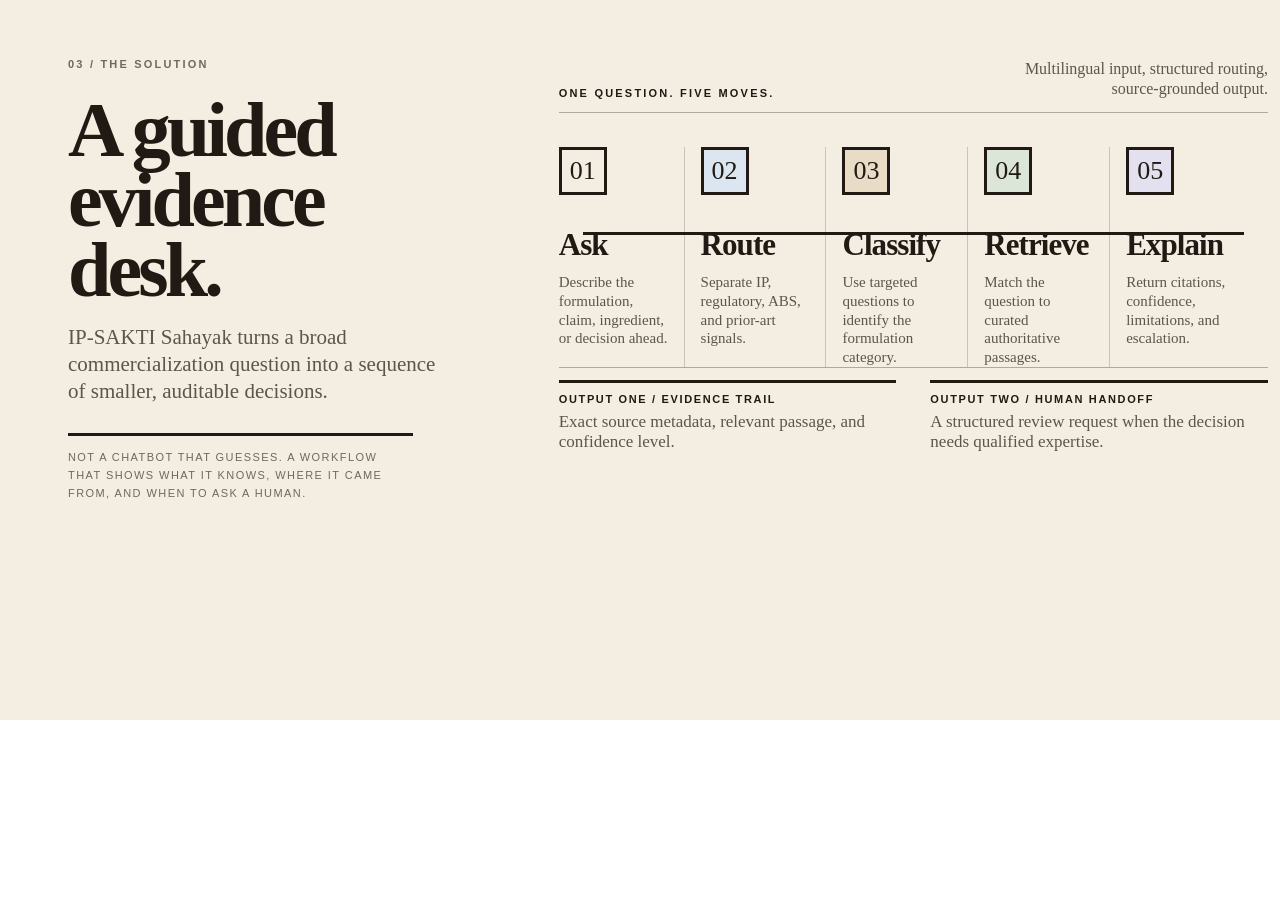
<file: IP-SAKTI-Sahayak-FIXED/presentation/solution.html>
<!DOCTYPE html>
<html lang="en">
<head>
  <meta charset="UTF-8" />
  <meta name="viewport" content="width=device-width, initial-scale=1.0" />
  <title>A guided evidence desk</title>
  <style>
    *{box-sizing:border-box}:root{--cream:#f3eee1;--ink:#211a14;--muted:#70685e;--blue:#dce6f1;--sage:#dbe6d8;--lilac:#e3e0ef;--sand:#e8dcc7}
    body{margin:0}
    .slide-container{width:1280px;min-height:720px;background:var(--cream);color:var(--ink);padding:54px 68px 24px;display:grid;grid-template-columns:38% 62%;column-gap:56px}
    .kicker,.label,.meta{font-family:Arial,Helvetica,sans-serif;text-transform:uppercase;letter-spacing:.2em;font-size:11px;font-weight:700}
    .kicker{color:var(--muted);padding-top:4px}
    h1{margin:25px 0 0;max-width:410px;font-family:"Bodoni 72","Didot","Bodoni MT",Georgia,serif;font-size:78px;line-height:.9;letter-spacing:-.05em;font-weight:700}
    .intro{margin:18px 0 0;max-width:370px;font-family:Georgia,serif;font-size:21px;line-height:1.3;color:#5d554c}
    .left-note{margin-top:28px;border-top:3px solid var(--ink);padding-top:13px;max-width:345px;font-family:Arial,Helvetica,sans-serif;font-size:11px;line-height:1.6;text-transform:uppercase;letter-spacing:.13em;color:var(--muted)}
    .right{padding-top:5px}
    .topline{display:flex;justify-content:space-between;align-items:end;border-bottom:1px solid rgba(33,26,20,.32);padding-bottom:13px}
    .topline p{margin:0;max-width:280px;font-family:Georgia,serif;font-size:16px;line-height:1.25;color:#5d554c;text-align:right}
    .flow{display:grid;grid-template-columns:repeat(5,1fr);gap:0;border-bottom:1px solid rgba(33,26,20,.32);padding-top:34px;position:relative}
    .flow:before{content:"";position:absolute;left:24px;right:24px;top:119px;border-top:3px solid var(--ink)}
    .stage{min-height:220px;position:relative;padding:0 12px 0 0}
    .stage:not(:last-child){border-right:1px solid rgba(33,26,20,.2);margin-right:16px}
    .stage-no{position:relative;z-index:1;width:48px;height:48px;display:flex;align-items:center;justify-content:center;background:var(--cream);border:3px solid var(--ink);font-family:"Bodoni 72",Didot,Georgia,serif;font-size:26px}
    .stage:nth-child(2) .stage-no{background:var(--blue)}.stage:nth-child(3) .stage-no{background:var(--sand)}.stage:nth-child(4) .stage-no{background:var(--sage)}.stage:nth-child(5) .stage-no{background:var(--lilac)}
    .stage h2{margin:34px 0 0;font-family:"Bodoni 72",Didot,Georgia,serif;font-size:31px;line-height:1;font-weight:700;letter-spacing:-.03em}
    .stage p{margin:13px 0 0;max-width:145px;font-family:Georgia,serif;font-size:15px;line-height:1.25;color:#5d554c}
    .outputs{display:grid;grid-template-columns:1fr 1fr;gap:34px;padding-top:12px}
    .output{border-top:3px solid var(--ink);padding-top:10px}
    .output strong{display:block;font-family:Arial,Helvetica,sans-serif;font-size:11px;text-transform:uppercase;letter-spacing:.15em}
    .output span{display:block;margin-top:7px;font-family:Georgia,serif;font-size:17px;line-height:1.2;color:#5d554c}
  </style>
</head>
<body>
  <div class="slide-container">
    <section>
      <div class="kicker">03 / The solution</div>
      <h1>A guided evidence desk.</h1>
      <p class="intro">IP-SAKTI Sahayak turns a broad commercialization question into a sequence of smaller, auditable decisions.</p>
      <div class="left-note">Not a chatbot that guesses. A workflow that shows what it knows, where it came from, and when to ask a human.</div>
    </section>
    <section class="right">
      <div class="topline"><div class="label">One question. Five moves.</div><p>Multilingual input, structured routing, source-grounded output.</p></div>
      <div class="flow">
        <div class="stage"><div class="stage-no">01</div><h2>Ask</h2><p>Describe the formulation, claim, ingredient, or decision ahead.</p></div>
        <div class="stage"><div class="stage-no">02</div><h2>Route</h2><p>Separate IP, regulatory, ABS, and prior-art signals.</p></div>
        <div class="stage"><div class="stage-no">03</div><h2>Classify</h2><p>Use targeted questions to identify the formulation category.</p></div>
        <div class="stage"><div class="stage-no">04</div><h2>Retrieve</h2><p>Match the question to curated authoritative passages.</p></div>
        <div class="stage"><div class="stage-no">05</div><h2>Explain</h2><p>Return citations, confidence, limitations, and escalation.</p></div>
      </div>
      <div class="outputs"><div class="output"><strong>Output one / evidence trail</strong><span>Exact source metadata, relevant passage, and confidence level.</span></div><div class="output"><strong>Output two / human handoff</strong><span>A structured review request when the decision needs qualified expertise.</span></div></div>
    </section>
  </div>
</body>
</html>
</file>
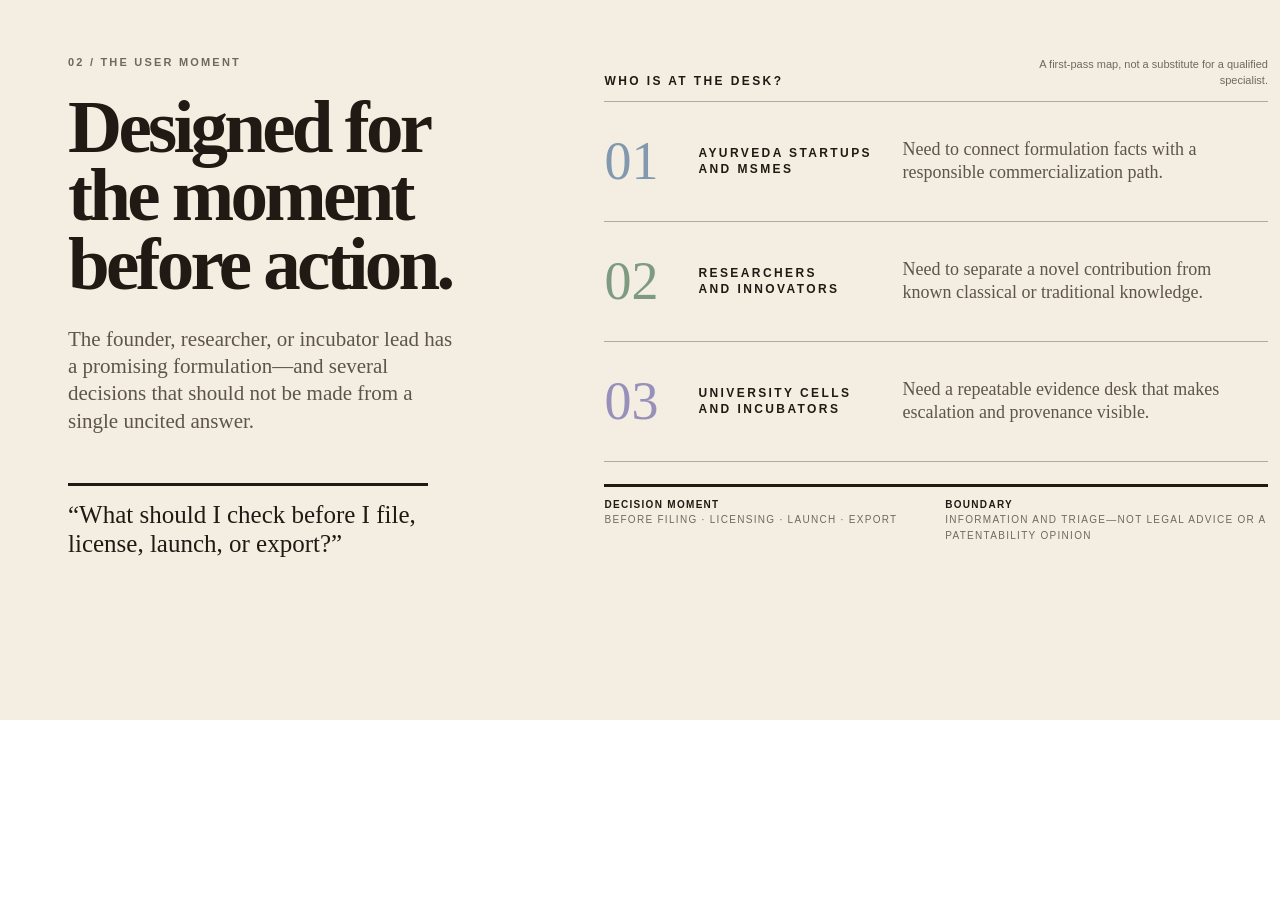
<file: IP-SAKTI-Sahayak-FIXED/presentation/users.html>
<!DOCTYPE html>
<html lang="en">
<head>
  <meta charset="UTF-8" />
  <meta name="viewport" content="width=device-width, initial-scale=1.0" />
  <title>Designed for the moment before action</title>
  <style>
    *{box-sizing:border-box}:root{--cream:#f3eee1;--ink:#211a14;--muted:#70685e;--blue:#dce6f1;--sage:#dbe6d8;--lilac:#e3e0ef;--sand:#e8dcc7}
    body{margin:0}
    .slide-container{width:1280px;min-height:720px;background:var(--cream);color:var(--ink);padding:52px 68px 18px;display:grid;grid-template-columns:42% 58%;column-gap:56px}
    .kicker,.label,.meta{font-family:Arial,Helvetica,sans-serif;text-transform:uppercase;letter-spacing:.2em;font-size:11px;font-weight:700}
    .kicker{color:var(--muted);padding-top:4px}
    h1{margin:25px 0 0;max-width:450px;font-family:"Bodoni 72","Didot","Bodoni MT",Georgia,serif;font-size:75px;line-height:.91;letter-spacing:-.05em;font-weight:700}
    .intro{margin:28px 0 0;max-width:390px;font-family:Georgia,serif;font-size:21px;line-height:1.3;color:#5d554c}
    .quote{margin-top:48px;border-top:3px solid var(--ink);padding-top:14px;max-width:360px;font-family:Georgia,serif;font-size:25px;line-height:1.16}
    .right{padding-top:5px}
    .right-head{display:flex;justify-content:space-between;align-items:end;border-bottom:1px solid rgba(33,26,20,.32);padding-bottom:12px}
    .right-head p{margin:0;max-width:280px;font-family:Arial,Helvetica,sans-serif;font-size:11px;line-height:1.45;color:var(--muted);text-align:right}
    .role{min-height:120px;border-bottom:1px solid rgba(33,26,20,.32);display:grid;grid-template-columns:80px 190px 1fr;align-items:center;gap:14px}
    .role:first-of-type{border-top:1px solid rgba(33,26,20,.32)}
    .role-no{font-family:"Bodoni 72",Didot,Georgia,serif;font-size:54px;color:#8298ae}
    .role:nth-child(3) .role-no{color:#7e9b82}.role:nth-child(4) .role-no{color:#9690bb}
    .label{font-size:12px;line-height:1.35}
    .copy{font-family:Georgia,serif;font-size:18px;line-height:1.28;color:#5d554c;max-width:350px}
    .context{margin-top:22px;padding-top:10px;border-top:3px solid var(--ink);display:grid;grid-template-columns:1fr 1fr;gap:18px}
    .context p{margin:0;font-family:Arial,Helvetica,sans-serif;text-transform:uppercase;letter-spacing:.13em;font-size:10px;line-height:1.55;color:var(--muted)}
    .context strong{color:var(--ink)}
  </style>
</head>
<body>
  <div class="slide-container">
    <section>
      <div class="kicker">02 / The user moment</div>
      <h1>Designed for the moment before action.</h1>
      <p class="intro">The founder, researcher, or incubator lead has a promising formulation—and several decisions that should not be made from a single uncited answer.</p>
      <div class="quote">“What should I check before I file, license, launch, or export?”</div>
    </section>
    <section class="right">
      <div class="right-head"><div class="label">Who is at the desk?</div><p>A first-pass map, not a substitute for a qualified specialist.</p></div>
      <div class="role"><div class="role-no">01</div><div class="label">Ayurveda startups<br/>and MSMEs</div><div class="copy">Need to connect formulation facts with a responsible commercialization path.</div></div>
      <div class="role"><div class="role-no">02</div><div class="label">Researchers<br/>and innovators</div><div class="copy">Need to separate a novel contribution from known classical or traditional knowledge.</div></div>
      <div class="role"><div class="role-no">03</div><div class="label">University cells<br/>and incubators</div><div class="copy">Need a repeatable evidence desk that makes escalation and provenance visible.</div></div>
      <div class="context"><p><strong>Decision moment</strong><br/>Before filing · licensing · launch · export</p><p><strong>Boundary</strong><br/>Information and triage—not legal advice or a patentability opinion</p></div>
    </section>
  </div>
</body>
</html>
</file>
